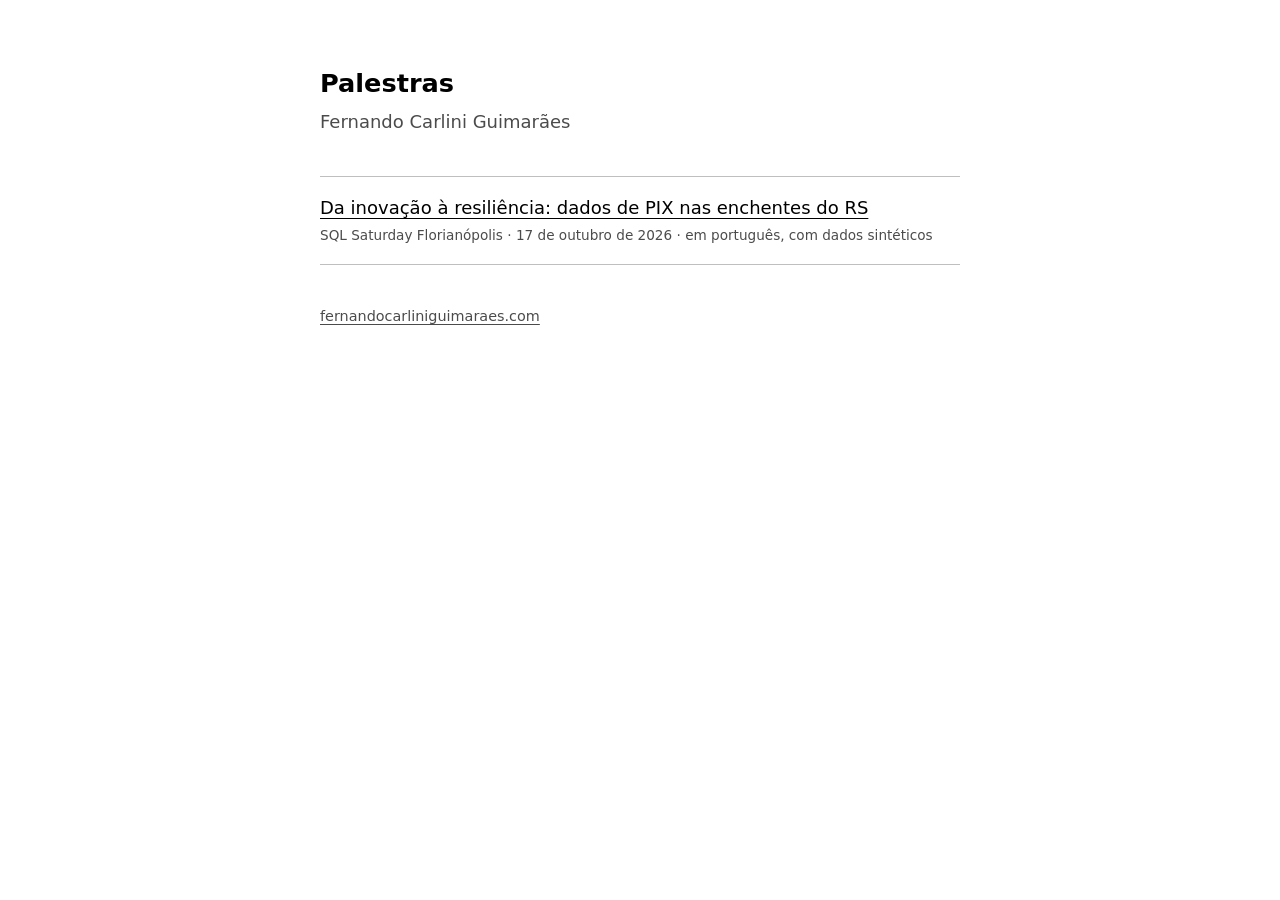
<file: index.html>
<!doctype html>
<html lang="pt-BR">
<head>
<meta charset="utf-8">
<meta name="viewport" content="width=device-width, initial-scale=1">
<title>Palestras · Fernando Carlini Guimarães</title>
<meta name="description" content="Apresentações das palestras de Fernando Carlini Guimarães.">
<style>
  :root { color-scheme: light dark; }
  body { font: 18px/1.55 system-ui, -apple-system, "Segoe UI", sans-serif; max-width: 40rem; margin: 0 auto; padding: 4rem 1.25rem; }
  h1 { font-size: 1.6rem; margin: 0 0 .25rem; }
  .sub { margin: 0 0 2.5rem; opacity: .7; }
  ul { list-style: none; padding: 0; margin: 0; }
  li { border-top: 1px solid color-mix(in srgb, currentColor 25%, transparent); padding: 1.1rem 0; }
  li:last-child { border-bottom: 1px solid color-mix(in srgb, currentColor 25%, transparent); }
  a { color: inherit; text-underline-offset: .2em; }
  .ev { display: block; font-size: .85rem; opacity: .7; margin-top: .2rem; }
  footer { margin-top: 2.5rem; font-size: .9rem; opacity: .7; }
</style>
<script>window.goatcounter = {path: function(p) { return location.host + p.split("?")[0] }}</script>
<script data-goatcounter="https://nandodsg.goatcounter.com/count" async src="//gc.zgo.at/count.js"></script>
</head>
<body>
<main>
  <h1>Palestras</h1>
  <p class="sub">Fernando Carlini Guimarães</p>
  <ul>
    <li>
      <a href="sqlsaturday-2026/">Da inovação à resiliência: dados de PIX nas enchentes do RS</a>
      <span class="ev">SQL Saturday Florianópolis · 17 de outubro de 2026 · em português, com dados sintéticos</span>
    </li>
  </ul>
  <footer><a data-goatcounter-click="palestras:portfolio" href="https://fernandocarliniguimaraes.com">fernandocarliniguimaraes.com</a></footer>
</main>
</body>
</html>
</file>
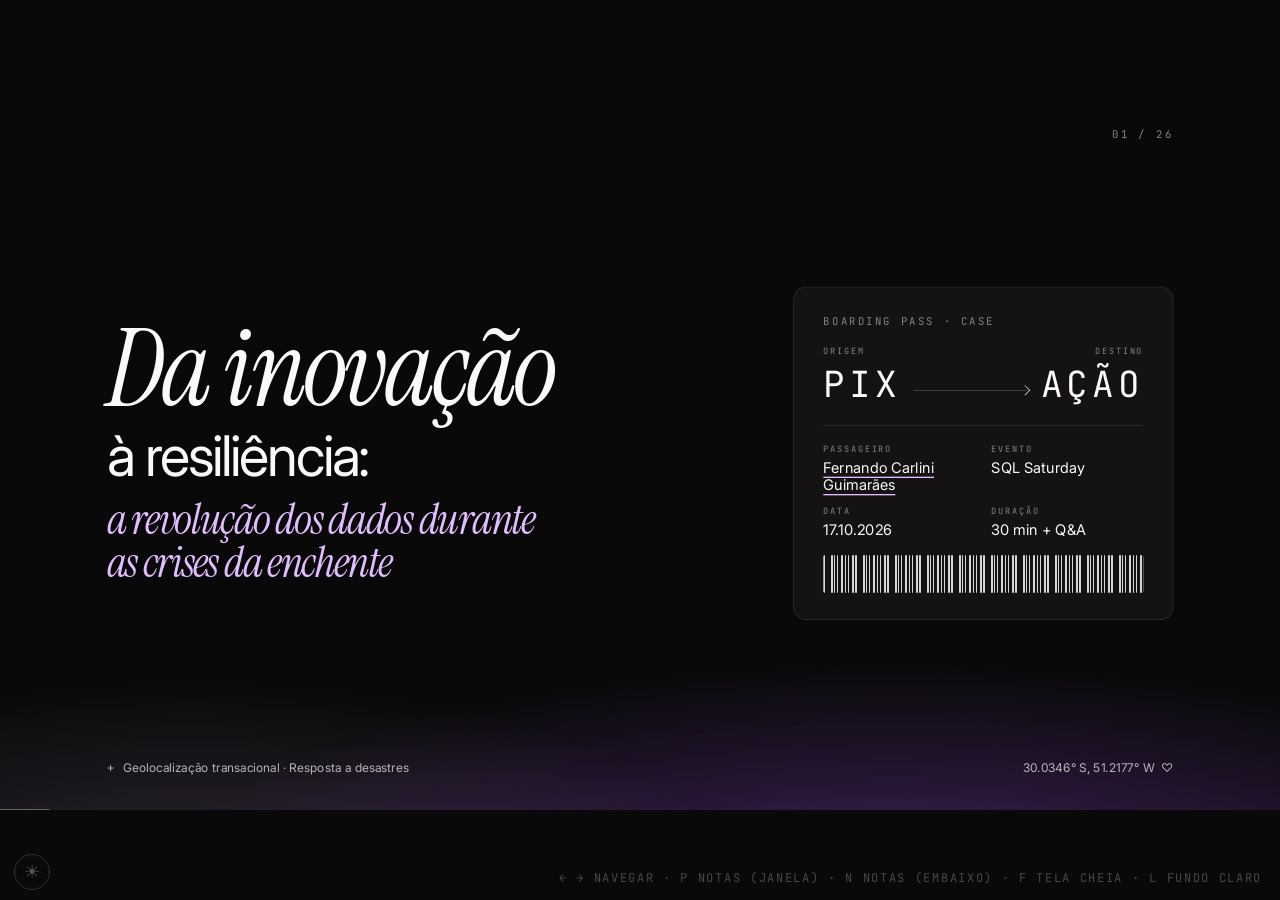
<file: sqlsaturday-2026/index.html>
<!doctype html>
<html lang="pt-BR">
<head>
<base href="/sqlsaturday-2026/">
<meta charset="utf-8">
<meta name="viewport" content="width=device-width, initial-scale=1">
<title>Da inovação à resiliência — SQL Saturday 17.10.2026 — Fernando Carlini Guimarães</title>
<meta name="description" content="Palestra no SQL Saturday, 17.10.2026. Como dado de Pix, geolocalizado, virou resposta à enchente de 2024 no RS. Os slides abertos, com as demos.">
<meta property="og:type" content="website">
<meta property="og:site_name" content="Palestras · Fernando Carlini Guimarães">
<meta property="og:locale" content="pt_BR">
<meta property="og:title" content="Da inovação à resiliência: a revolução dos dados durante as crises da enchente">
<meta property="og:description" content="Palestra no SQL Saturday, 17.10.2026. Como dado de Pix, geolocalizado, virou resposta à enchente de 2024 no RS. Os slides abertos, com as demos.">
<meta property="og:image" content="https://palestras.fernandocarliniguimaraes.com/sqlsaturday-2026/og-2.png">
<meta property="og:image:width" content="1200">
<meta property="og:image:height" content="630">
<meta property="og:image:alt" content="Da inovação à resiliência: palestra de Fernando Carlini Guimarães no SQL Saturday, 17.10.2026.">
<meta name="twitter:card" content="summary_large_image">
<link rel="preconnect" href="https://fonts.googleapis.com">
<link rel="preconnect" href="https://fonts.gstatic.com" crossorigin>
<link href="https://fonts.googleapis.com/css2?family=Inter:wght@300;400;500&family=Instrument+Serif:ital@0;1&family=JetBrains+Mono:wght@400&display=swap" rel="stylesheet">
<link rel="stylesheet" href="deck.css">
<link rel="icon" href="favicon.ico" sizes="32x32">
<link rel="icon" href="favicon.svg" type="image/svg+xml">
<link rel="apple-touch-icon" href="apple-touch-icon.png">
<script>window.goatcounter = {path: function(p) { return location.host + p.split("?")[0] }}</script>
<script data-goatcounter="https://nandodsg.goatcounter.com/count" async src="//gc.zgo.at/count.js"></script>
</head>
<body>
<div id="stage">
<div id="counter"></div>
<div id="progress"></div>

<!-- ============================================================ 01 · HERO -->
<section class="slide hero twilight" data-title="Abertura" data-time="0:45">
  <div class="hero-grid">
    <div>
      <div class="display l1">Da inovação</div>
      <div class="l2">à resiliência:</div>
      <div class="display l3">a revolução dos dados durante<br>as crises da enchente</div>
    </div>
    <div class="card boarding">
      <div class="label dim">Boarding pass · case</div>
      <div class="route">
        <div><div class="k">Origem</div><div class="code">PIX</div></div>
        <div class="arrow"></div>
        <div class="right"><div class="k">Destino</div><div class="code">AÇÃO</div></div>
      </div>
      <div class="hair"></div>
      <div class="row">
        <div><div class="k">Passageiro</div><div class="v"><a class="lk" href="https://www.linkedin.com/in/fernando-carlini-guimaraes/" target="_blank" rel="noopener">Fernando Carlini Guimarães</a></div></div>
        <div><div class="k">Evento</div><div class="v">SQL Saturday</div></div>
        <div><div class="k">Data</div><div class="v">17.10.2026</div></div>
        <div><div class="k">Duração</div><div class="v">30 min + Q&amp;A</div></div>
      </div>
      <div class="barcode"></div>
    </div>
  </div>
  <div class="coord-footer">
    <div><span class="plus">+</span>Geolocalização transacional · Resposta a desastres</div>
    <div>30.0346° S, 51.2177° W &nbsp;♡</div>
  </div>
</section>

<!-- ============================================================ 02 · QUEM -->
<section class="slide glow-corner" data-title="Quem fez o quê" data-time="0:45">
  <div class="kicker">00 · Créditos antes de tudo</div>
  <div class="h-lg" style="max-width:1400px">Esse case tem <em class="serif lav">dois autores</em>. E um time inteiro atrás.</div>
  <div class="grid2 mt96">
    <div class="card">
      <div class="label dim">Modelagem geoespacial</div>
      <div class="h-sm mt16"><a class="lk" href="https://www.linkedin.com/in/gunnar-guilherme/" target="_blank" rel="noopener">Gunnar Guilherme Mayer</a></div>
      <div class="body-sm mt16">Data Scientist que liderou o desenvolvimento e a implementação do modelo. Foi ele quem viu que o dado de segurança servia pra outra coisa.</div>
    </div>
    <div class="card">
      <div class="label dim">Produto de dados &amp; adoção</div>
      <div class="h-sm mt16"><a class="lk" href="https://www.linkedin.com/in/fernando-carlini-guimaraes/" target="_blank" rel="noopener">Fernando Carlini Guimarães</a></div>
      <div class="body-sm mt16">Coordenador de Dados &amp; Analytics de Canais. Framing do problema, requisitos, priorização e o caminho até as áreas que usaram o dado.</div>
    </div>
  </div>
  <div class="note-line mt48">Engenharia de dados, segurança, crédito, atendimento e as cooperativas fizeram o resto. Case publicado em <b>medium.com/@fernandocarliniguimaraes</b></div>
</section>

<!-- ============================================================ 03 · MAIO 2024 -->
<section class="slide section twilight" data-title="Maio de 2024" data-time="1:15">
  <div class="stamp">Maio · 2024</div>
  <div class="sub">
    <div class="h-md">A água entrou em casa. Na minha também.</div>
    <div class="body mt32" style="max-width:1150px">Uma segunda-feira, a empresa inteira para tudo que não fosse ajudar o Rio Grande do Sul. E no meio daquele caos chega uma mensagem num grupo de WhatsApp: <em class="serif lav">"a gente teve uma ideia"</em>.</div>
  </div>
</section>

<!-- ============================================================ 04 · A PERGUNTA -->
<section class="slide center-v" data-title="A pergunta óbvia" data-time="1:00">
  <div class="kicker">01 · O problema</div>
  <div class="label dim">Uma pergunta que parecia óbvia</div>
  <div class="display mt32" style="font-size:150px; line-height:0.95">Onde estão os nossos<br>associados afetados?</div>
  <div class="body mt64" style="max-width:1200px">Quem são. Onde estão. Qual o nível da água na casa deles. E na agência mais perto da casa deles.</div>
</section>

<!-- ============================================================ 05 · CADASTRO ≠ VIDA -->
<section class="slide" data-title="Endereço ≠ geografia da vida" data-time="1:15">
  <div class="kicker">01 · O problema</div>
  <div class="grid-6-4 fill" style="align-items:center">
    <div>
      <div class="h-lg">O endereço cadastral<br>conta <em class="serif lav">um</em> lugar.</div>
      <div class="body mt32" style="max-width:900px">A vida da pessoa acontece em vários. E o cadastro envelhece: a gente muda de bairro, de cidade, de estado, e o banco é o último a saber.</div>
      <div class="note-line mt48">Exemplo real: o meu cadastro ainda aponta pra cidade onde eu morava quando me associei.</div>
    </div>
    <div class="rows">
      <div class="r"><div class="n">01</div><div class="x">A casa onde mora</div></div>
      <div class="r"><div class="n">02</div><div class="x">A casa dos pais</div></div>
      <div class="r"><div class="n">03</div><div class="x">O trabalho</div></div>
      <div class="r"><div class="n">04</div><div class="x">O negócio próprio</div></div>
      <div class="r"><div class="n">05</div><div class="x">A propriedade rural</div></div>
    </div>
  </div>
</section>

<!-- ============================================================ 06 · O DADO QUE JÁ EXISTIA -->
<section class="slide glow-corner" data-title="O dado que já existia" data-time="1:15">
  <div class="kicker">02 · O insight</div>
  <div class="grid2 fill" style="align-items:center">
    <div>
      <div class="label dim">O dado já existia</div>
      <div class="h-lg mt24">Geolocalização das transações <em class="serif lav">PIX</em></div>
      <div class="body mt32">Quando o associado permite a localização no app, a transação carrega latitude e longitude. O dado nasceu pra <b style="font-weight:400">segurança e prevenção a fraude</b>.</div>
    </div>
    <div class="card" style="padding:56px">
      <div class="body-sm">A pergunta nova:</div>
      <div class="display mt24" style="font-size:76px; line-height:1">O mesmo dado mostra onde a pessoa <span class="lav">vive</span> a vida?</div>
      <div class="hair mt48"></div>
      <div class="body-sm mt24">As pessoas transacionam repetidamente em volta dos lugares que importam pra elas.</div>
    </div>
  </div>
</section>

<!-- ============================================================ 07 · CARIMBO TÉCNICO -->
<section class="slide section" data-title="Como funciona (abertura técnica)" data-time="0:15">
  <div class="stamp">Como funciona</div>
  <div class="sub">
    <div class="h-md">Quinze minutos de mão na massa.</div>
    <div class="body mt24">Tudo o que vocês vão ver rodando aqui é um <em class="serif lav">associado fictício</em>, com dados sintéticos. Nenhum ponto é de uma pessoa real.</div>
  </div>
</section>

<!-- ============================================================ 08 · PIPELINE -->
<section class="slide center-v" data-title="Pipeline em 4 paradas" data-time="1:00">
  <div class="kicker">03 · Arquitetura</div>
  <div class="h-lg">Quatro paradas, <em class="serif lav">da transação ao mapa</em>.</div>
  <div class="routeline">
    <div class="stop"><div class="num">01</div><div class="t">Filtro geográfico</div><div class="d">A transação aconteceu dentro do RS? Ponto-em-polígono contra o contorno do estado. Corta o volume antes de tudo.</div></div>
    <div class="stop hot"><div class="num">02</div><div class="t">Clusters por pessoa</div><div class="d">DBSCAN no histórico de cada associado. Milhares de submodelos, um por pessoa.</div></div>
    <div class="stop"><div class="num">03</div><div class="t">Centros de gravidade</div><div class="d">Cada cluster vira um centroide, com o peso de quantas transações ele concentra.</div></div>
    <div class="stop"><div class="num">04</div><div class="t">Interseção com a mancha</div><div class="d">Centroide dentro dos polígonos de inundação publicados pela UFRGS? Associado potencialmente afetado.</div></div>
  </div>
  <div class="note-line mt64">Databricks · Python · PySpark · DBSCAN · MLflow · Google Maps API · polígonos de inundação da UFRGS</div>
</section>

<!-- ============================================================ 09 · DEMO 1: K-MEANS × DBSCAN -->
<section class="slide" data-title="Demo 1 · Como agrupar?" data-time="1:30">
  <div class="kicker">04 · Demo · Uma pessoa, um ano de transações</div>
  <div class="h-md">Quantos lugares importam pra essa pessoa?</div>
  <div class="demo">
    <div class="canvas-wrap"><canvas id="cv-compare"></canvas><div class="cap">Associado fictício · 12 meses · dados sintéticos</div></div>
    <div class="panel">
      <div class="group">
        <div class="label dim">Ver como</div>
        <div class="seg" data-ctl="mode">
          <button class="btn on" data-v="raw">Só os pontos</button>
          <button class="btn" data-v="kmeans">k-means</button>
          <button class="btn" data-v="dbscan">DBSCAN</button>
        </div>
      </div>
      <div class="group slider" data-ctl="k">
        <div class="name">k (clusters fixos)</div><div class="val">2</div>
        <input type="range" min="1" max="6" step="1" value="2">
      </div>
      <div class="stats">
        <div><div class="k">Pontos</div><div class="v" data-out="n">—</div></div>
        <div><div class="k">Grupos</div><div class="v" data-out="groups">—</div></div>
        <div><div class="k">Ruído</div><div class="v" data-out="noise">—</div></div>
        <div><div class="k">Precisa de k?</div><div class="v" data-out="needk">—</div></div>
      </div>
      <div class="note-line" data-out="msg">Cada ponto é uma transação com geolocalização.</div>
    </div>
  </div>
</section>

<!-- ============================================================ 10 · DBSCAN EM 3 REGRAS -->
<section class="slide" data-title="DBSCAN em três regras" data-time="1:00">
  <div class="kicker">05 · O algoritmo</div>
  <div class="grid-6-4 fill" style="align-items:center">
    <div>
      <div class="label dim">Density-Based Spatial Clustering of Applications with Noise</div>
      <div class="h-lg mt24">Dois parâmetros.<br><em class="serif lav">Três tipos de ponto.</em></div>
      <div class="rows mt48">
        <div class="r"><div class="n">ε</div><div class="x">Raio da vizinhança<small>"quão perto" é perto. Aqui, em metros (distância haversine na esfera).</small></div></div>
        <div class="r"><div class="n">minPts</div><div class="x">Mínimo de vizinhos<small>quantas transações dentro de ε fazem um lugar ser "denso".</small></div></div>
      </div>
    </div>
    <div class="card bare" style="padding:0">
      <svg viewBox="0 0 620 620" width="100%" aria-label="Diagrama: núcleo, borda e ruído">
        <circle cx="250" cy="300" r="150" fill="none" stroke="rgba(247,249,250,.35)" stroke-dasharray="4 6"/>
        <circle cx="250" cy="300" r="150" fill="rgba(175,80,255,.10)"/>
        <line x1="250" y1="300" x2="400" y2="300" stroke="rgba(247,249,250,.5)"/>
        <text x="310" y="290" fill="#828384" font-family="JetBrains Mono, Consolas" font-size="18">ε</text>
        <g fill="#af50ff">
          <circle cx="250" cy="300" r="13"/><circle cx="200" cy="250" r="9"/><circle cx="300" cy="230" r="9"/>
          <circle cx="190" cy="350" r="9"/><circle cx="290" cy="370" r="9"/>
        </g>
        <circle cx="430" cy="210" r="9" fill="#e1bdff"/>
        <circle cx="540" cy="520" r="9" fill="none" stroke="#6b6b6b" stroke-width="2"/>
        <line x1="533" y1="513" x2="547" y2="527" stroke="#6b6b6b" stroke-width="2"/>
        <text x="40" y="530" fill="#f7f9fa" font-family="Inter, Segoe UI" font-size="22">● núcleo: ≥ minPts vizinhos em ε</text>
        <text x="40" y="562" fill="#e1bdff" font-family="Inter, Segoe UI" font-size="22">● borda: perto de um núcleo,<tspan x="62" dy="30">mas sem densidade própria</tspan></text>
        <text x="40" y="60" fill="#828384" font-family="Inter, Segoe UI" font-size="22">○ ruído: longe de todo mundo (a viagem de férias)</text>
      </svg>
    </div>
  </div>
</section>

<!-- ============================================================ 11 · DEMO 2: PASSO A PASSO -->
<section class="slide" data-title="Demo 2 · DBSCAN passo a passo" data-time="2:30">
  <div class="kicker">06 · Demo · DBSCAN rodando</div>
  <div class="h-md">Mexam no raio. <em class="serif lav">Vejam o que acontece.</em></div>
  <div class="demo">
    <div class="canvas-wrap"><canvas id="cv-step"></canvas><div class="cap">ε em metros · associado fictício</div></div>
    <div class="panel">
      <div class="group slider" data-ctl="eps">
        <div class="name">ε · raio</div><div class="val">120 m</div>
        <input type="range" min="10" max="900" step="10" value="120">
      </div>
      <div class="group slider" data-ctl="minpts">
        <div class="name">minPts</div><div class="val">5</div>
        <input type="range" min="2" max="15" step="1" value="5">
      </div>
      <div class="seg">
        <button class="btn go" data-act="play">▶ Animar</button>
        <button class="btn" data-act="step">Passo</button>
        <button class="btn" data-act="finish">Resultado</button>
        <button class="btn" data-act="reset">↺</button>
      </div>
      <div class="stats">
        <div><div class="k">Clusters</div><div class="v" data-out="clusters">—</div></div>
        <div><div class="k">Ruído</div><div class="v" data-out="noise">—</div></div>
        <div><div class="k">Núcleos</div><div class="v" data-out="core">—</div></div>
        <div><div class="k">Bordas</div><div class="v" data-out="border">—</div></div>
      </div>
      <div class="note-line" data-out="msg">Aperte ▶ pra ver o algoritmo visitando ponto por ponto.</div>
    </div>
  </div>
</section>

<!-- ============================================================ 12 · POR QUE DBSCAN -->
<section class="slide" data-title="Por que DBSCAN (e onde ele sofre)" data-time="0:45">
  <div class="kicker">07 · Escolha do algoritmo</div>
  <div style="margin-top:20px">
    <div class="grid2">
      <div class="label dim">Por que ele</div>
      <div class="label dim">Onde ele sofre</div>
    </div>
    <div class="rows pair mt24">
      <div class="r"><div class="n">01</div><div class="x">Não precisa saber k<small>uma pessoa tem 1 lugar, outra tem 4.</small></div></div>
      <div class="r"><div class="n">02</div><div class="x">Tem conceito de ruído<small>a viagem não vira um "centro de gravidade".</small></div></div>
      <div class="r"><div class="n">03</div><div class="x">Aceita qualquer forma<small>e qualquer métrica, inclusive haversine.</small></div></div>
      <div class="r"><div class="n">01</div><div class="x">Um ε pra densidades diferentes<small>cidade densa e zona rural pedem raios diferentes.</small></div></div>
      <div class="r"><div class="n">02</div><div class="x">Memória em dado muito denso<small>e GPS de quem paga conta em casa é o dado mais denso que existe.</small></div></div>
      <div class="r"><div class="n">03</div><div class="x">Não escala "de graça"<small>o próximo bloco é sobre isso.</small></div></div>
    </div>
  </div>
</section>

<!-- ============================================================ 13 · DEMO 3: CENTROIDES -->
<section class="slide" data-title="Demo 3 · Centros de gravidade" data-time="1:00">
  <div class="kicker">08 · Demo · Do cluster ao centro de gravidade</div>
  <div class="h-md">Cada cluster vira <em class="serif lav">um ponto e um peso</em>.</div>
  <div class="demo">
    <div class="canvas-wrap"><canvas id="cv-centroid"></canvas><div class="cap">× = centroide (média das coordenadas do cluster)</div></div>
    <div class="panel">
      <table class="tbl" data-out="table"></table>
      <div class="note-line">O centroide <b>não é</b> "onde a pessoa mora". É onde o comportamento dela se concentra, de forma recorrente.</div>
      <div class="note-line">No caso real, a entrevista com associados confirmou o padrão: a casa, a casa dos pais, o comércio do bairro.</div>
    </div>
  </div>
</section>

<!-- ============================================================ 14 · DEMO 4: MANCHA -->
<section class="slide" data-title="Demo 4 · Interseção com a mancha" data-time="1:30">
  <div class="kicker">09 · Demo · Ponto-em-polígono</div>
  <div class="h-md">Cadastro × comportamento, <em class="serif lav">contra a mancha</em>.</div>
  <div class="demo">
    <div class="canvas-wrap"><canvas id="cv-flood"></canvas><div class="cap">Clique em qualquer lugar do mapa para testar</div></div>
    <div class="panel">
      <div class="group">
        <div class="label dim">Procurar o associado por</div>
        <div class="seg" data-ctl="source">
          <button class="btn on" data-v="address">Endereço cadastral</button>
          <button class="btn" data-v="centroids">Centros de gravidade</button>
        </div>
      </div>
      <div class="stats">
        <div><div class="k">Na mancha?</div><div class="v" data-out="hit">—</div></div>
        <div><div class="k">Cruzamentos</div><div class="v" data-out="cross">—</div></div>
      </div>
      <div class="note-line" data-out="msg"></div>
      <div class="note-line"><b>Ray casting:</b> solta um raio do ponto pra direita e conta quantas bordas do polígono ele cruza. Ímpar = dentro. Par = fora.</div>
    </div>
  </div>
</section>

<!-- ============================================================ 15 · CARIMBO ESCALA -->
<section class="slide section twilight" data-title="O problema de escala" data-time="0:15">
  <div class="stamp">Escala</div>
  <div class="sub">
    <div class="h-md">Rodar DBSCAN numa pessoa é fácil.</div>
    <div class="body mt24">Rodar em <em class="serif lav">milhares de pessoas e milhões de transações por mês</em>, numa semana, durante uma enchente, não é.</div>
  </div>
</section>

<!-- ============================================================ 16 · DEMO 5: CALCULADORA -->
<section class="slide" data-title="Demo 5 · A conta que não fecha" data-time="1:30">
  <div class="kicker">10 · Demo · A conta da memória</div>
  <div class="h-md">Por que não rodar <em class="serif lav">um DBSCAN só</em> pra todo mundo?</div>
  <div class="calc">
    <div>
      <div class="group slider" data-ctl="n">
        <div class="name">Transações no recorte</div><div class="val">10 mi</div>
        <input type="range" min="3" max="9" step="0.1" value="7">
      </div>
      <div class="group slider mt24" data-ctl="m">
        <div class="name">Transações por associado (média)</div><div class="val">200</div>
        <input type="range" min="1" max="3.5" step="0.05" value="2.3">
      </div>
      <div class="group slider mt24" data-ctl="ram">
        <div class="name">RAM do nó</div><div class="val">256 GB</div>
        <input type="range" min="5" max="10" step="1" value="8">
      </div>
      <div class="note-line mt32">Pior caso do DBSCAN em dado denso: cada ponto vizinho de todo mundo, ~n² pares de vizinhos guardados (8 bytes cada).</div>
    </div>
    <div>
      <div class="label dim">Um DBSCAN global</div>
      <div class="big-num mt16" data-out="global">—</div>
      <div class="bar-track"><div class="bar-fill" data-out="gbar"></div><div class="bar-ram" data-out="gram"><span>RAM</span></div></div>
      <div class="body-sm mt16" data-out="gmsg"></div>
      <div class="label dim mt64">Um DBSCAN por associado</div>
      <div class="big-num v mt16" data-out="local">—</div>
      <div class="bar-track"><div class="bar-fill v" data-out="lbar"></div><div class="bar-ram" data-out="lram"><span>RAM</span></div></div>
      <div class="body-sm mt16" data-out="lmsg"></div>
    </div>
  </div>
</section>

<!-- ============================================================ 17 · POR QUE NÓ ÚNICO -->
<section class="slide glow-corner" data-title="Por que um nó só" data-time="1:00">
  <div class="kicker">11 · Engenharia</div>
  <div class="h-lg" style="max-width:1450px">Não tinha biblioteca pronta. <em class="serif lav">Então o time fez uma.</em></div>
  <div class="grid2 mt64">
    <div>
      <div class="body">As capacidades geoespaciais do PySpark disponíveis na época não davam conta, juntas, de:</div>
      <div class="rows mt24">
        <div class="r"><div class="n">01</div><div class="x">escala do dado</div></div>
        <div class="r"><div class="n">02</div><div class="x">clustering individualizado</div></div>
        <div class="r"><div class="n">03</div><div class="x">processamento geográfico + performance</div></div>
      </div>
    </div>
    <div class="card" style="padding:48px">
      <div class="label dim">A decisão</div>
      <div class="h-sm mt16">Uma solução própria de processamento <span class="lav">single-node</span>, dentro do Databricks que já existia.</div>
      <div class="body-sm mt24">Em crise, reaproveitar a plataforma que tu já tem vale mais do que desenhar uma stack nova.</div>
    </div>
  </div>
</section>

<!-- ============================================================ 18 · DEMO 6: NÚCLEOS -->
<section class="slide" data-title="Demo 6 · Milhares de problemas pequenos" data-time="1:15">
  <div class="kicker">12 · Demo · O padrão: dividir por pessoa e paralelizar</div>
  <div class="h-md">Uma fila de associados. <em class="serif lav">Todos os núcleos ocupados.</em></div>
  <div class="demo wide">
    <div class="canvas-wrap"><canvas id="cv-cores"></canvas><div class="cap">Ilustração do padrão · cada bloco = o DBSCAN de um associado</div></div>
    <div class="panel">
      <div class="group slider" data-ctl="cores">
        <div class="name">Núcleos no nó</div><div class="val">16</div>
        <input type="range" min="1" max="32" step="1" value="16">
      </div>
      <div class="seg">
        <button class="btn go" data-act="play">▶ Processar</button>
        <button class="btn" data-act="reset">↺</button>
      </div>
      <div class="stats">
        <div><div class="k">Associados</div><div class="v" data-out="done">—</div></div>
        <div><div class="k">Tempo</div><div class="v" data-out="t">—</div></div>
        <div><div class="k">Sequencial</div><div class="v" data-out="seq">—</div></div>
        <div><div class="k">Speed-up</div><div class="v" data-out="speed">—</div></div>
      </div>
      <div class="note-line">Associados independentes = nenhuma comunicação entre tarefas. O gargalo vira <b>a maior tarefa</b> e a <b>memória de cada uma</b>, não a rede.</div>
    </div>
  </div>
</section>

<!-- ============================================================ 19 · ALAVANCAS + CÓDIGO -->
<section class="slide" data-title="O esqueleto do código" data-time="1:30">
  <div class="kicker">13 · Do slide pro notebook</div>
  <div class="grid-6-4" style="grid-template-columns: 1.25fr 1fr; gap:56px; margin-top:8px">
    <pre class="code"><span class="c"># esqueleto ilustrativo (não é o código de produção)</span>
<span class="k">import</span> numpy <span class="k">as</span> np
<span class="k">from</span> sklearn.cluster <span class="k">import</span> DBSCAN
<span class="k">from</span> joblib <span class="k">import</span> Parallel, delayed

R = <span class="s">6_371_000</span>  <span class="c"># raio da Terra, em metros</span>

<span class="k">def</span> lugares_do_associado(pdf, eps_m=<span class="s">120</span>, min_pts=<span class="s">5</span>):
    xy = np.radians(pdf[[<span class="s">"lat"</span>, <span class="s">"lon"</span>]].to_numpy())
    pdf[<span class="s">"cluster"</span>] = DBSCAN(
        eps=eps_m / R, min_samples=min_pts,
        metric=<span class="s">"haversine"</span>, algorithm=<span class="s">"ball_tree"</span>,
    ).fit_predict(xy)               <span class="c"># -1 = ruído</span>
    <span class="k">return</span> pdf

<span class="c"># 1 tarefa por associado, todos os núcleos do nó</span>
grupos = df_rs.groupby(<span class="s">"associado_id"</span>)
partes = Parallel(n_jobs=-<span class="s">1</span>)(
    delayed(lugares_do_associado)(g) <span class="k">for</span> _, g <span class="k">in</span> grupos)</pre>
    <div>
      <div class="label dim">O que faz caber num nó só</div>
      <div class="rows mt16">
        <div class="r" style="padding:18px 0"><div class="n">01</div><div class="x" style="font-size:26px">Filtrar antes (só o RS)<span class="tagm">case</span></div></div>
        <div class="r" style="padding:18px 0"><div class="n">02</div><div class="x" style="font-size:26px">Particionar por associado<span class="tagm">case</span></div></div>
        <div class="r" style="padding:18px 0"><div class="n">03</div><div class="x" style="font-size:26px">Índice espacial + haversine<span class="tagm">case</span></div></div>
        <div class="r" style="padding:18px 0"><div class="n">04</div><div class="x" style="font-size:26px">Deduplicar coordenadas com peso<span class="tagm">case</span></div></div>
        <div class="r" style="padding:18px 0"><div class="n">05</div><div class="x" style="font-size:26px">Paralelizar nos núcleos<span class="tagm">case</span></div></div>
        <div class="r" style="padding:18px 0"><div class="n">06</div><div class="x" style="font-size:26px">MLflow pra rastrear parâmetros<span class="tagm">case</span></div></div>
      </div>
    </div>
  </div>
</section>

<!-- ============================================================ 20 · CARIMBO AÇÃO -->
<section class="slide section twilight" data-title="Do mapa à ação" data-time="0:15">
  <div class="stamp">Do mapa à ação</div>
  <div class="sub">
    <div class="h-md">Modelo que não entra numa decisão é só uma análise bonita.</div>
  </div>
</section>

<!-- ============================================================ 21 · TOKEN -->
<section class="slide" data-title="Recuperar o acesso sem abrir a porta pro golpe" data-time="1:30">
  <div class="kicker">14 · Uso 01 · Atendimento</div>
  <div class="grid2 fill" style="align-items:center">
    <div>
      <div class="h-lg">Perdeu o celular na enchente. <em class="serif lav">A agência está debaixo d'água.</em></div>
      <div class="body mt32">O único canal que sobrou era o telefone e o WhatsApp. E os golpistas sabiam disso.</div>
    </div>
    <div class="bloom">
      <div class="label" style="color:var(--almost-white)">A decisão real</div>
      <div class="h-sm mt24" style="font-size:40px">Como facilitar o acesso de quem foi atingido sem criar uma nova brecha de segurança?</div>
      <div class="body-sm mt32" style="color:rgba(247,249,250,.9)">O sinal geográfico entrou na fila de reativação do token: quem tinha centro de gravidade na área atingida ganhava prioridade, com os controles de segurança mantidos.</div>
    </div>
  </div>
</section>

<!-- ============================================================ 22 · OUTROS USOS -->
<section class="slide" data-title="O mesmo dado, outras perguntas" data-time="1:00">
  <div class="kicker">15 · Usos 02–04</div>
  <div class="h-lg">A capacidade ficou. <em class="serif lav">A pergunta mudou.</em></div>
  <div class="grid3 mt64">
    <div class="card">
      <div class="label dim">Crédito</div>
      <div class="h-sm mt16" style="font-size:30px">De "foi afetado?" pra "quanto a capacidade de pagar foi afetada?"</div>
      <div class="body-sm mt16">Severidade da área como sinal pro risco de atraso de parcelas.</div>
    </div>
    <div class="card">
      <div class="label dim">Reconstrução</div>
      <div class="h-sm mt16" style="font-size:30px">Que infraestrutura importa pra onde as pessoas vivem?</div>
      <div class="body-sm mt16">Insumo para estudos com BCG e Oliver Wyman: estradas, energia, recursos de desenvolvimento social.</div>
    </div>
    <div class="card">
      <div class="label dim">Alcance</div>
      <div class="h-sm mt16" style="font-size:30px">1.500+ acessos de 400+ pessoas</div>
      <div class="body-sm mt16">Dashboards e relatórios analíticos consumidos pelas áreas e cooperativas, inclusive de fora do RS.</div>
    </div>
  </div>
</section>

<!-- ============================================================ 23 · CAPACIDADE -->
<section class="slide glow-corner" data-title="De projeto de enchente a capacidade" data-time="1:15">
  <div class="kicker">16 · Produto</div>
  <div class="grid-6-4 fill" style="align-items:center">
    <div>
      <div class="label dim">A enchente foi o primeiro caso de uso</div>
      <div class="h-lg mt24">O produto era a <em class="serif lav">geografia comportamental</em>.</div>
      <div class="body mt32">Os centros de gravidade foram calculados pra associados do Brasil inteiro. A próxima emergência climática não começa do zero: cruza a nova mancha com centros que já existem.</div>
    </div>
    <div class="card" style="padding:44px">
      <div class="label dim">Fraude · plausibilidade geográfica</div>
      <div class="mt32" style="display:flex; justify-content:space-between; font-family:var(--mono); font-size:20px; letter-spacing:.08em">
        <div>18:02<br><span class="muted">Porto Alegre</span></div>
        <div class="right">18:20<br><span class="muted">São Paulo</span></div>
      </div>
      <div class="bar-track mt16"><div class="bar-fill" style="width:100%; opacity:.25"></div></div>
      <div class="display mt32" style="font-size:72px">≈ 2.800 km/h</div>
      <div class="body-sm mt16">~850 km em 18 minutos. Ninguém viaja assim. Distância, tempo e proximidade dos lugares habituais viram sinal de fraude.</div>
    </div>
  </div>
</section>

<!-- ============================================================ 24 · LIÇÕES -->
<section class="slide" data-title="Pra levar" data-time="1:45">
  <div class="kicker">17 · Pra levar</div>
  <div class="stamp" style="font-size:64px">Pra levar</div>
  <div class="rows pair mt64" style="column-gap:80px">
      <div class="r"><div class="n">01</div><div class="x">Endereço oficial não é geografia da vida.<small>Cadastro e comportamento se complementam, não competem.</small></div></div>
      <div class="r"><div class="n">02</div><div class="x">Teu dado responde perguntas pra que ele não foi desenhado.<small>Pra quem tem startup: o log de segurança é ativo de produto.</small></div></div>
      <div class="r"><div class="n">03</div><div class="x">O produto mais valioso pode estar escondido no 1º caso de uso.</div></div>
      <div class="r"><div class="n">04</div><div class="x">Às vezes o problema grande são milhares de problemas pequenos.<small>Antes de escalar a máquina, olha a forma do problema.</small></div></div>
      <div class="r"><div class="n">05</div><div class="x">Ninguém construiu essa plataforma esperando uma enchente.<small>Governança, dado padronizado e time de ciência criaram opções.</small></div></div>
      <div class="r"><div class="n">06</div><div class="x">"O céu e a LGPD são o limite."<small>Gunnar Guilherme Mayer</small></div></div>
  </div>
</section>

<!-- ============================================================ 25 · FECHAMENTO -->
<section class="slide center-v twilight" data-title="Fechamento" data-time="0:45">
  <div class="quote" style="max-width:1500px">O valor de uma plataforma de dados não está só nos casos que você planejou.</div>
  <div class="body mt48" style="max-width:1300px">Às vezes a capacidade que tu constrói hoje vira essencial pra um problema que ainda nem existe.</div>
  <div class="grid2 mt96" style="max-width:1300px">
    <div><div class="label dim">LinkedIn</div><div class="h-sm mt8"><a class="lk" data-goatcounter-click="palestras:linkedin" href="https://www.linkedin.com/in/fernando-carlini-guimaraes/" target="_blank" rel="noopener">Fernando Carlini Guimarães</a></div></div>
    <div><div class="label dim">O case completo</div><div class="h-sm mt8"><a class="lk" data-goatcounter-click="palestras:case-medium" href="https://medium.com/@fernandocarliniguimaraes/from-pix-transactions-to-disaster-response-127e4f9a80d0" target="_blank" rel="noopener">medium.com/@fernandocarliniguimaraes</a></div></div>
  </div>
  <div class="coord-footer">
    <div><span class="plus">+</span>Obrigado, SQL Saturday</div>
    <div>30.0346° S, 51.2177° W &nbsp;♡</div>
  </div>
</section>

<!-- ============================================================ 26 · Q&A -->
<section class="slide section" data-title="Q&A" data-time="10:00">
  <div class="stamp">Perguntas</div>
  <div class="sub"><div class="display" style="font-size:96px">e o ε de cada um.</div></div>
</section>

</div>
<div id="help">← → navegar · P notas (janela) · N notas (embaixo) · F tela cheia · L fundo claro</div>
<script src="demos.js"></script>
<script src="deck.js"></script>
</body>
</html>
</file>
<file: sqlsaturday-2026/deck.css>
/* Deck "Da inovação à resiliência" — tokens do DESIGN.md (dope.security: midnight terminal, violet beacons).
   Palco fixo 1920×1080 escalado pro viewport. Fontes: substitutos livres (Inter / Instrument Serif / JetBrains Mono)
   com fallback local (Segoe UI / Georgia / Consolas) se não houver internet no evento. */

:root {
  --near-black: #090909;
  --almost-white: #f7f9fa;
  --soft-white: #f0f0f0;
  --steel: #828384;
  --graphite: #474747;
  --iron: #423738;
  --ash: #6b6b6b;
  --violet: #af50ff;
  --lavender: #e1bdff;
  --hair: rgba(247, 249, 250, 0.14);
  --hair-strong: rgba(247, 249, 250, 0.28);
  --wash: rgba(237, 195, 196, 0.05);

  --sans: 'Inter', 'Segoe UI', system-ui, sans-serif;
  --serif: 'Instrument Serif', Georgia, 'Times New Roman', serif;
  --mono: 'JetBrains Mono', Consolas, 'Cascadia Mono', ui-monospace, monospace;

  --radius-card: 19.2px;
  --radius-pill: 1584px;
  --radius-btn: 8px;
  --radius-sm: 6px;
}

* { box-sizing: border-box; margin: 0; padding: 0; }

html, body {
  width: 100%; height: 100%;
  background: var(--near-black);
  color: var(--almost-white);
  font-family: var(--sans);
  overflow: hidden;
  -webkit-font-smoothing: antialiased;
}

/* ---------- palco ---------- */
#stage {
  position: absolute;
  width: 1920px; height: 1080px;
  left: 50%; top: 50%;
  transform-origin: center center;
}

.slide {
  position: absolute; inset: 0;
  padding: 120px 160px 110px;
  opacity: 0; visibility: hidden;
  transition: opacity 320ms ease, visibility 0s linear 320ms;
  overflow: hidden;
  display: flex; flex-direction: column;
}
.slide.active { opacity: 1; visibility: visible; transition: opacity 320ms ease; }
.slide .notes { display: none; }

/* cabeçalho de seção fixo de cada slide */
.kicker {
  position: absolute; top: 56px; left: 160px;
  font-family: var(--mono); font-size: 16px; letter-spacing: 0.2em; text-transform: uppercase;
  color: var(--steel);
}
#counter {
  position: absolute; top: 56px; right: 160px; z-index: 50;
  font-family: var(--mono); font-size: 16px; letter-spacing: 0.2em; color: var(--steel);
}
#progress {
  position: absolute; left: 0; bottom: 0; height: 1px; z-index: 50;
  background: var(--almost-white); opacity: 0.5;
  transition: width 320ms ease;
}

/* ---------- tipografia ---------- */
.display {
  font-family: var(--serif); font-style: italic; font-weight: 400;
  letter-spacing: -0.03em; line-height: 0.88;
}
.h-xl { font-weight: 300; font-size: 112px; letter-spacing: -0.04em; line-height: 1.0; }
.h-lg { font-weight: 300; font-size: 80px; letter-spacing: -0.04em; line-height: 1.05; }
.h-md { font-weight: 300; font-size: 56px; letter-spacing: -0.03em; line-height: 1.12; }
.h-sm { font-weight: 400; font-size: 36px; letter-spacing: -0.01em; line-height: 1.2; }
.body { font-weight: 300; font-size: 30px; line-height: 1.45; color: rgba(247, 249, 250, 0.82); }
.body-sm { font-weight: 300; font-size: 24px; line-height: 1.5; color: rgba(247, 249, 250, 0.72); }
.muted { color: var(--steel); }
.lav { color: var(--lavender); }
/* nome com link do LinkedIn: mesma cor do texto, sublinhado lavanda discreto */
a.lk { color: inherit; text-decoration: underline; text-decoration-color: var(--lavender); text-decoration-thickness: 2px; text-underline-offset: 6px; }
a.lk:hover { color: var(--lavender); }
em.serif { font-family: var(--serif); font-style: italic; font-weight: 400; letter-spacing: -0.02em; }

.label {
  font-family: var(--mono); font-size: 16px; letter-spacing: 0.18em; text-transform: uppercase;
  color: var(--soft-white);
}
.label.dim { color: var(--steel); }

/* carimbo de seção (Stamped Section Heading) */
.stamp {
  font-family: var(--mono); font-weight: 400; font-size: 74px;
  letter-spacing: 0.2em; text-transform: uppercase; line-height: 0.9;
  color: var(--soft-white); white-space: nowrap;
}

.hair { height: 1px; background: var(--hair); width: 100%; }

/* ---------- componentes ---------- */
.card {
  border-radius: var(--radius-card);
  border: 1px solid var(--hair);
  background: var(--wash);
  padding: 40px;
}
.card.bare { background: transparent; }

.bloom {
  border-radius: var(--radius-card);
  padding: 48px;
  background:
    radial-gradient(120% 140% at 0% 100%, rgba(175, 80, 255, 0.95) 0%, rgba(175, 80, 255, 0.55) 45%, rgba(60, 20, 90, 0.4) 100%),
    var(--near-black);
  color: var(--almost-white);
}

.pill {
  display: inline-flex; align-items: center; gap: 12px;
  border-radius: var(--radius-pill);
  background: var(--wash);
  padding: 14px 28px;
  font-size: 22px; font-weight: 400; color: var(--almost-white);
  border: 1px solid transparent;
}

/* fundo crepuscular: horizonte violeta (substitui a foto de céu do guia) */
.twilight::before {
  content: ''; position: absolute; inset: 0; z-index: -1; pointer-events: none;
  background:
    radial-gradient(90% 55% at 70% 118%, rgba(175, 80, 255, 0.55) 0%, rgba(175, 80, 255, 0.18) 38%, rgba(9, 9, 9, 0) 70%),
    radial-gradient(60% 40% at 15% 110%, rgba(225, 189, 255, 0.16) 0%, rgba(9, 9, 9, 0) 70%);
}
.glow-corner::before {
  content: ''; position: absolute; inset: 0; z-index: -1; pointer-events: none;
  background: radial-gradient(50% 60% at 100% 0%, rgba(175, 80, 255, 0.22) 0%, rgba(9, 9, 9, 0) 70%);
}
.slide { isolation: isolate; }

/* ---------- hero / boarding pass ---------- */
.hero { justify-content: center; }
.hero-grid { display: grid; grid-template-columns: 1.25fr 0.75fr; gap: 80px; align-items: center; }
.hero .l1 { font-size: 160px; }
.hero .l2 { font-weight: 400; font-size: 84px; letter-spacing: -0.04em; line-height: 1.0; margin: 18px 0 22px; }
.hero .l3 { font-size: 64px; line-height: 1.0; color: var(--lavender); }

.boarding { padding: 40px 44px; display: flex; flex-direction: column; gap: 26px; }
.boarding .route { display: flex; align-items: flex-end; justify-content: space-between; gap: 20px; }
.boarding .code { font-family: var(--mono); font-size: 54px; letter-spacing: 0.12em; }
.boarding .arrow { flex: 1; height: 1px; background: var(--hair-strong); position: relative; margin-bottom: 26px; }
.boarding .arrow::after {
  content: ''; position: absolute; right: -2px; top: -5px; width: 10px; height: 10px;
  border-top: 1px solid var(--almost-white); border-right: 1px solid var(--almost-white); transform: rotate(45deg);
}
.boarding .row { display: grid; grid-template-columns: 1fr 1fr; gap: 18px 24px; }
.boarding .k { font-family: var(--mono); font-size: 13px; letter-spacing: 0.18em; color: var(--steel); text-transform: uppercase; margin-bottom: 6px; }
.boarding .v { font-size: 22px; font-weight: 400; }
.barcode { height: 56px; background: repeating-linear-gradient(90deg, var(--almost-white) 0 2px, transparent 2px 5px, var(--almost-white) 5px 6px, transparent 6px 11px, var(--almost-white) 11px 14px, transparent 14px 16px); opacity: 0.85; border-radius: 2px; }

.coord-footer {
  position: absolute; left: 160px; right: 160px; bottom: 52px;
  display: flex; justify-content: space-between; align-items: center;
  font-size: 18px; color: rgba(247, 249, 250, 0.7);
}
.coord-footer .plus { font-family: var(--mono); margin-right: 14px; }

/* ---------- carimbo de seção (slides de abertura de ato) ---------- */
.section { justify-content: center; }
.section .stamp { font-size: 96px; }
.section .sub { margin-top: 48px; max-width: 1200px; }

/* ---------- rota (Comparison Card com linha de voo) ---------- */
.routeline { position: relative; display: grid; grid-template-columns: repeat(4, 1fr); gap: 28px; margin-top: 64px; }
.routeline::before {
  content: ''; position: absolute; left: 0; right: 0; top: 18px; height: 1px; background: var(--hair-strong);
}
.stop { position: relative; padding-top: 64px; }
.stop::before {
  content: ''; position: absolute; top: 9px; left: 0; width: 18px; height: 18px; border-radius: 50%;
  background: var(--near-black); border: 1px solid var(--almost-white);
}
.stop.hot::before { background: var(--violet); border-color: var(--violet); box-shadow: 0 0 28px 6px rgba(175, 80, 255, 0.55); }
.stop .num { font-family: var(--mono); font-size: 150px; line-height: 0.8; color: rgba(247, 249, 250, 0.045); position: absolute; top: 150px; right: 0; }
.stop .t { font-size: 38px; font-weight: 400; letter-spacing: -0.01em; margin-bottom: 14px; position: relative; }
.stop .d { font-size: 25px; font-weight: 300; line-height: 1.45; color: rgba(247, 249, 250, 0.7); position: relative; }
.stop .tag { margin-top: 18px; position: relative; }

/* ---------- listas ---------- */
.rows { display: flex; flex-direction: column; }
.rows .r { display: grid; grid-template-columns: 90px 1fr; gap: 24px; padding: 26px 0; border-top: 1px solid var(--hair); align-items: baseline; }
.rows .r:last-child { border-bottom: 1px solid var(--hair); }
.rows .n { font-family: var(--mono); font-size: 18px; letter-spacing: 0.18em; color: var(--steel); }
.rows .x { font-size: 32px; font-weight: 300; line-height: 1.35; }
.rows .x small { display: block; font-size: 22px; color: var(--steel); margin-top: 6px; }
/* duas colunas de 3 itens com as linhas de separação alinhadas: todas as linhas com a altura da mais alta */
.rows.pair { display: grid; grid-template-columns: 1fr 1fr; grid-template-rows: repeat(3, 1fr); grid-auto-flow: column; column-gap: 64px; }
.rows.pair .r:nth-child(3n) { border-bottom: 1px solid var(--hair); }

.tagm {
  display: inline-block; font-family: var(--mono); font-size: 13px; letter-spacing: 0.18em; text-transform: uppercase;
  padding: 5px 10px; border-radius: var(--radius-sm); border: 1px solid var(--hair-strong); color: var(--soft-white);
  vertical-align: middle; margin-left: 12px;
}
.tagm.dim { color: var(--steel); border-color: var(--hair); }

/* ---------- layout utilitário ---------- */
.grid2 { display: grid; grid-template-columns: 1fr 1fr; gap: 64px; }
.grid-6-4 { display: grid; grid-template-columns: 1.5fr 1fr; gap: 64px; }
.grid3 { display: grid; grid-template-columns: repeat(3, 1fr); gap: 32px; }
.fill { flex: 1; min-height: 0; }
.mt8 { margin-top: 8px; } .mt16 { margin-top: 16px; } .mt24 { margin-top: 24px; } .mt32 { margin-top: 32px; }
.mt48 { margin-top: 48px; } .mt64 { margin-top: 64px; } .mt96 { margin-top: 96px; }
.center-v { justify-content: center; }
.right { text-align: right; }

/* ---------- demos ---------- */
.demo { display: grid; grid-template-columns: 1fr 420px; gap: 48px; margin-top: 40px; flex: 1; min-height: 0; }
.demo.wide { grid-template-columns: 1fr 380px; }
.canvas-wrap {
  position: relative; border-radius: var(--radius-card); border: 1px solid var(--hair); overflow: hidden;
  background: #0c0c0d;
}
.canvas-wrap canvas { display: block; width: 100%; height: 100%; }
.canvas-wrap .cap {
  position: absolute; left: 22px; bottom: 18px; font-family: var(--mono); font-size: 13px; letter-spacing: 0.18em;
  text-transform: uppercase; color: var(--steel); pointer-events: none;
}
.panel { display: flex; flex-direction: column; gap: 22px; }
.panel .group { display: flex; flex-direction: column; gap: 10px; }

.seg { display: flex; flex-wrap: wrap; gap: 8px; }
.seg .btn { font-size: 18px; padding: 10px 14px; }
.btn {
  font-family: var(--sans); font-size: 20px; font-weight: 400; color: var(--almost-white);
  background: rgba(247, 249, 250, 0.04); border: 1px solid var(--hair-strong);
  border-radius: var(--radius-btn); padding: 12px 18px; cursor: pointer;
}
.btn:hover { background: rgba(247, 249, 250, 0.1); }
.btn.on { border-color: var(--almost-white); background: var(--almost-white); color: var(--near-black); }
.btn.go { background: var(--violet); border-color: var(--violet); }
.btn.go:hover { background: #bd6dff; }

.slider, .panel .group.slider { display: grid; grid-template-columns: 1fr auto; align-items: center; gap: 6px 16px; }
.slider .name { font-family: var(--mono); font-size: 14px; letter-spacing: 0.18em; text-transform: uppercase; color: var(--steel); }
.slider .val { font-family: var(--mono); font-size: 22px; color: var(--almost-white); text-align: right; }
.slider input { grid-column: 1 / -1; }
input[type=range] { -webkit-appearance: none; appearance: none; width: 100%; height: 28px; background: transparent; cursor: pointer; }
input[type=range]::-webkit-slider-runnable-track { height: 1px; background: var(--hair-strong); }
input[type=range]::-webkit-slider-thumb {
  -webkit-appearance: none; width: 22px; height: 22px; border-radius: 50%; margin-top: -11px;
  background: var(--near-black); border: 1px solid var(--almost-white);
}
input[type=range]::-moz-range-track { height: 1px; background: var(--hair-strong); }
input[type=range]::-moz-range-thumb { width: 22px; height: 22px; border-radius: 50%; background: var(--near-black); border: 1px solid var(--almost-white); }

.stats { display: grid; grid-template-columns: 1fr 1fr; gap: 1px; background: var(--hair); border: 1px solid var(--hair); border-radius: 12px; overflow: hidden; }
.stats > div { background: var(--near-black); padding: 16px 18px; }
.stats .k { font-family: var(--mono); font-size: 12px; letter-spacing: 0.18em; text-transform: uppercase; color: var(--steel); }
.stats .v { font-size: 40px; font-weight: 300; letter-spacing: -0.02em; margin-top: 4px; }

.legend { display: flex; flex-direction: column; gap: 10px; font-size: 19px; color: rgba(247, 249, 250, 0.8); }
.legend .i { display: flex; align-items: center; gap: 12px; }
.legend .dot { width: 14px; height: 14px; border-radius: 50%; flex: none; }

.tbl { width: 100%; border-collapse: collapse; font-size: 21px; }
.tbl td { padding: 12px 0; border-top: 1px solid var(--hair); }
.tbl td:last-child { text-align: right; font-family: var(--mono); white-space: nowrap; padding-left: 16px; }
.tbl tr:last-child td { border-bottom: 1px solid var(--hair); }

.note-line { font-size: 19px; line-height: 1.5; color: var(--steel); }
.note-line b { color: var(--almost-white); font-weight: 400; }

/* calculadora de escala */
.calc { display: grid; grid-template-columns: 1fr 1fr; gap: 56px; margin-top: 48px; }
.big-num { font-weight: 300; font-size: 104px; letter-spacing: -0.04em; line-height: 1; }
.big-num.v { color: var(--lavender); }
.bar-track { position: relative; height: 18px; border-radius: 9px; background: rgba(247, 249, 250, 0.06); overflow: visible; margin-top: 18px; }
.bar-fill { position: absolute; left: 0; top: 0; bottom: 0; border-radius: 9px; background: var(--almost-white); transition: width 200ms; }
.bar-fill.v { background: var(--violet); box-shadow: 0 0 24px rgba(175, 80, 255, 0.6); }
.bar-ram { position: absolute; top: -10px; bottom: -10px; width: 1px; background: var(--lavender); }
.bar-ram span { position: absolute; top: -26px; left: 6px; white-space: nowrap; font-family: var(--mono); font-size: 13px; letter-spacing: 0.14em; color: var(--lavender); }

/* código */
pre.code {
  font-family: var(--mono); font-size: 22px; line-height: 1.55; color: rgba(247, 249, 250, 0.9);
  background: rgba(247, 249, 250, 0.03); border: 1px solid var(--hair); border-radius: var(--radius-card);
  padding: 32px 36px; white-space: pre; overflow: hidden;
}
pre.code .c { color: var(--steel); }
pre.code .k { color: var(--lavender); }
pre.code .s { color: #cfcfcf; }

/* frase de fechamento */
.quote { font-family: var(--serif); font-style: italic; font-size: 104px; line-height: 1.0; letter-spacing: -0.03em; }

/* ---------- impressão / PDF: um slide por página ---------- */
@media print {
  @page { size: 1920px 1080px; margin: 0; }
  html, body { overflow: visible; height: auto; background: var(--near-black); -webkit-print-color-adjust: exact; print-color-adjust: exact; }
  #stage { position: relative; left: 0; top: 0; transform: none !important; height: auto; }
  .slide { position: relative; opacity: 1; visibility: visible; width: 1920px; height: 1080px; page-break-after: always; break-after: page; }
  #counter, #progress, #help, #touch-nav { display: none !important; }
}

#help {
  position: fixed; right: 18px; bottom: 14px; z-index: 60; font-family: var(--mono); font-size: 12px; letter-spacing: 0.14em;
  color: var(--graphite); text-transform: uppercase; pointer-events: none; transition: opacity 600ms;
}

/* ---------- tema claro (sala iluminada): botão ☀/☾ ou tecla L ----------
   Inverte o palco inteiro (texto, SVG e o canvas das demos) e gira o matiz de volta: o roxo continua roxo. */
html.claro, html.claro body { background: #f6f6f6; }
html.claro #stage { filter: invert(1) hue-rotate(180deg); }
#tema {
  position: fixed; left: 14px; bottom: 10px; z-index: 95; width: 36px; height: 36px; border-radius: 18px;
  border: 1px solid var(--hair-strong); background: transparent; color: var(--steel); font-size: 18px; line-height: 1;
  cursor: pointer; opacity: 0.6;
}
#tema:hover { opacity: 1; }
html.claro #tema { color: #474747; border-color: rgba(9, 9, 9, 0.25); }
@media print { #tema { display: none !important; } }

/* ---------- celular / tablet (só tela de toque: no navegador com mouse nada disto se aplica) ---------- */
#touch-nav { display: none; }
@media (hover: none) and (pointer: coarse) {
  /* página presa à tela: arrastar o dedo não rola nem reposiciona o palco; pinça não dá zoom */
  html, body { position: fixed; inset: 0; overscroll-behavior: none; touch-action: none; }
  #help { display: none; }
  #touch-nav {
    display: flex; gap: 10px; position: fixed; left: 50%; bottom: max(12px, env(safe-area-inset-bottom));
    transform: translateX(-50%); z-index: 90;
  }
  #touch-nav button {
    width: 48px; height: 48px; border-radius: 24px; border: 1px solid var(--hair-strong);
    background: rgba(9, 9, 9, 0.72); color: var(--almost-white); font: 22px/1 var(--sans);
    touch-action: manipulation; -webkit-tap-highlight-color: transparent; opacity: 0.8;
  }
  #touch-nav button:active { background: rgba(175, 80, 255, 0.35); }
  #touch-nav button[hidden] { display: none; }
}
</file>
